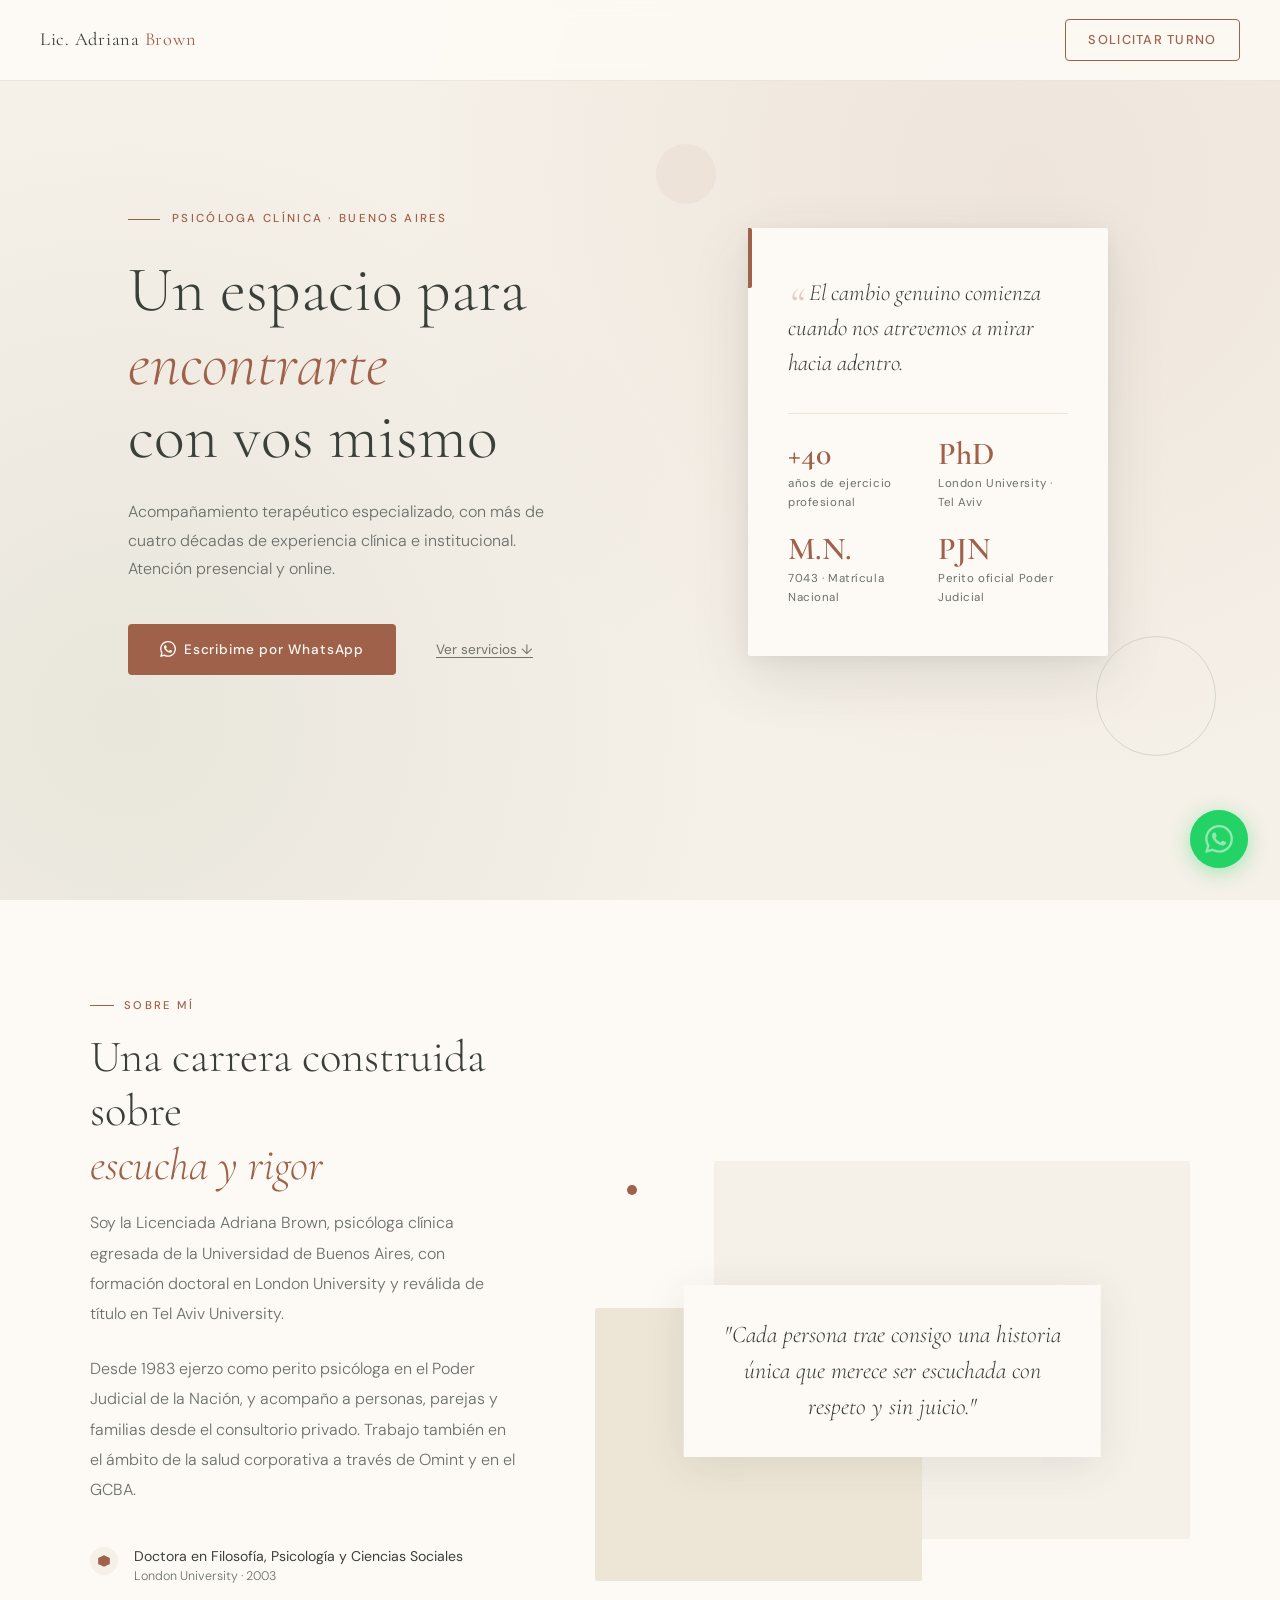
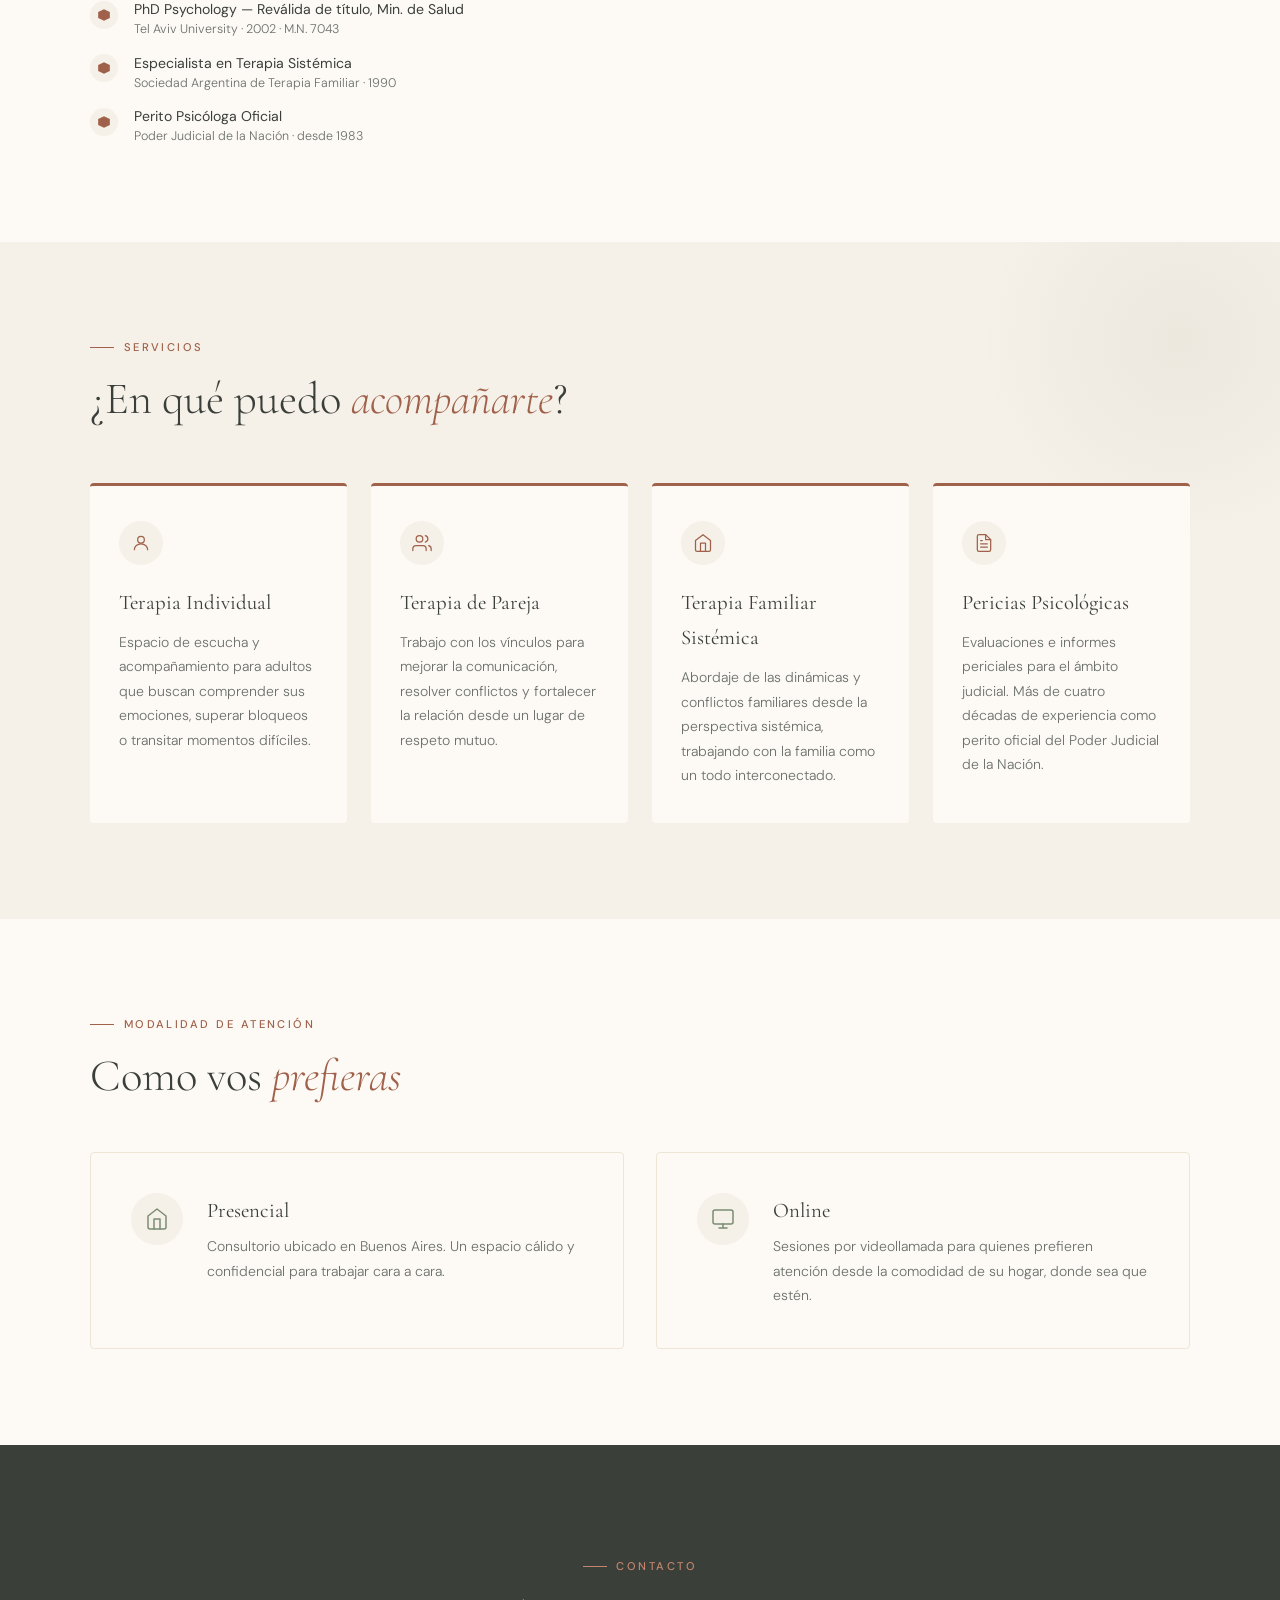
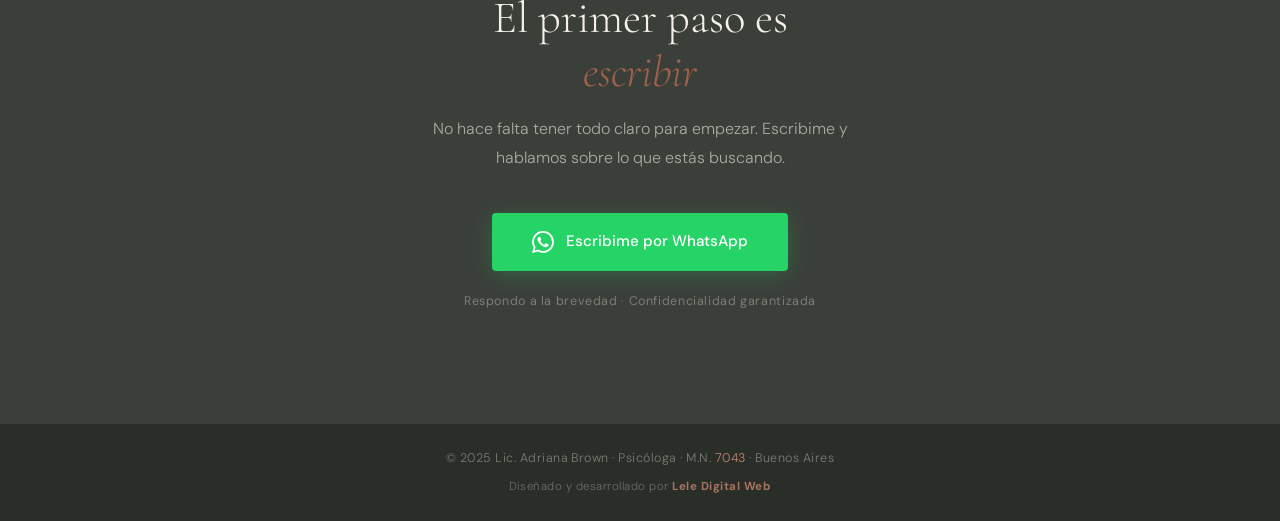
<file: index.html>
<!DOCTYPE html>
<html lang="es">

<head>
  <meta charset="UTF-8" />
  <meta name="google-site-verification" content="01SoNUGzTMoECz5Rlk_3qCPxHQ4LD2oEnqk2njdit54" />
  <meta name="viewport" content="width=device-width, initial-scale=1.0" />

  <!-- SEO Básico -->
  <title>Lic. Adriana Brown — Psicóloga | Buenos Aires</title>
  <meta name="description"
    content="Psicóloga clínica en Buenos Aires. Terapia individual, de pareja y familiar sistémica. Atención presencial y online. Más de 40 años de experiencia." />
  <meta name="robots" content="index, follow" />
  <meta name="author" content="Lic. Adriana Brown" />
  <meta name="keywords"
    content="psicóloga Buenos Aires, terapia individual, terapia de pareja, terapia familiar sistémica, pericias psicológicas, psicóloga online" />
  <link rel="canonical" href="https://leledigitalweb.github.io/adrianabrown/" />

  <!-- Open Graph (WhatsApp, Facebook, LinkedIn) -->
  <meta property="og:type" content="website" />
  <meta property="og:locale" content="es_AR" />
  <meta property="og:url" content="https://leledigitalweb.github.io/adrianabrown/" />
  <meta property="og:title" content="Lic. Adriana Brown — Psicóloga | Buenos Aires" />
  <meta property="og:description"
    content="Psicóloga clínica en Buenos Aires. Terapia individual, de pareja y familiar sistémica. Atención presencial y online. Más de 40 años de experiencia." />

  <!-- Favicon -->
  <link rel="apple-touch-icon" sizes="180x180" href="apple-touch-icon.png" />
  <link rel="icon" type="image/png" sizes="32x32" href="favicon-32x32.png" />
  <link rel="icon" type="image/png" sizes="16x16" href="favicon-16x16.png" />
  <link rel="manifest" href="site.webmanifest" />

  <!-- Fuentes -->
  <link rel="preconnect" href="https://fonts.googleapis.com" />
  <link rel="preconnect" href="https://fonts.gstatic.com" crossorigin />
  <link
    href="https://fonts.googleapis.com/css2?family=Cormorant+Garamond:ital,wght@0,300;0,400;0,600;1,300;1,400&family=DM+Sans:wght@300;400;500&display=swap"
    rel="stylesheet" />

  <!-- CSS -->
  <link rel="stylesheet" href="assets/styles.css" />

  <!-- Schema.org — SEO local para Google -->
  <script type="application/ld+json">
  {
    "@context": "https://schema.org",
    "@type": "Psychologist",
    "name": "Lic. Adriana Brown",
    "description": "Psicóloga clínica en Buenos Aires. Terapia individual, de pareja y familiar sistémica. Atención presencial y online.",
    "url": "https://leledigitalweb.github.io/adrianabrown/",
    "telephone": "+5491150501267",
    "priceRange": "$$",
    "availableLanguage": "Spanish",
    "address": {
      "@type": "PostalAddress",
      "addressLocality": "Buenos Aires",
      "addressCountry": "AR"
    },
    "hasOfferCatalog": {
      "@type": "OfferCatalog",
      "name": "Servicios",
      "itemListElement": [
        { "@type": "Offer", "itemOffered": { "@type": "Service", "name": "Terapia Individual" } },
        { "@type": "Offer", "itemOffered": { "@type": "Service", "name": "Terapia de Pareja" } },
        { "@type": "Offer", "itemOffered": { "@type": "Service", "name": "Terapia Familiar Sistémica" } },
        { "@type": "Offer", "itemOffered": { "@type": "Service", "name": "Pericias Psicológicas" } }
      ]
    }
  }
  </script>
</head>

<body>

  <!-- ═══════════════════════════
       NAV
  ═══════════════════════════ -->
  <nav>
    <div class="nav-logo">Lic. Adriana <span>Brown</span></div>
    <a href="https://wa.me/5491150501267?text=Hola%2C%20quisiera%20consultar%20sobre%20sus%20servicios" target="_blank"
      class="nav-cta">Solicitar turno</a>
  </nav>

  <!-- ═══════════════════════════
       HERO
  ═══════════════════════════ -->
  <section id="hero">
    <div class="hero-content">
      <div class="hero-eyebrow reveal">Psicóloga Clínica · Buenos Aires</div>
      <h1 class="hero-title reveal" style="transition-delay:0.1s">
        Un espacio para<br><em>encontrarte</em><br>con vos mismo
      </h1>
      <p class="hero-desc reveal" style="transition-delay:0.2s">
        Acompañamiento terapéutico especializado, con más de cuatro décadas de experiencia clínica e institucional.
        Atención presencial y online.
      </p>
      <div class="hero-actions reveal" style="transition-delay:0.3s">
        <a href="https://wa.me/5491150501267?text=Hola%2C%20quisiera%20consultar%20sobre%20sus%20servicios"
          target="_blank" class="btn-primary">
          <svg width="16" height="16" viewBox="0 0 24 24" fill="currentColor">
            <path
              d="M17.472 14.382c-.297-.149-1.758-.867-2.03-.967-.273-.099-.471-.148-.67.15-.197.297-.767.966-.94 1.164-.173.199-.347.223-.644.075-.297-.15-1.255-.463-2.39-1.475-.883-.788-1.48-1.761-1.653-2.059-.173-.297-.018-.458.13-.606.134-.133.298-.347.446-.52.149-.174.198-.298.298-.497.099-.198.05-.371-.025-.52-.075-.149-.669-1.612-.916-2.207-.242-.579-.487-.5-.669-.51-.173-.008-.371-.01-.57-.01-.198 0-.52.074-.792.372-.272.297-1.04 1.016-1.04 2.479 0 1.462 1.065 2.875 1.213 3.074.149.198 2.096 3.2 5.077 4.487.709.306 1.262.489 1.694.625.712.227 1.36.195 1.871.118.571-.085 1.758-.719 2.006-1.413.248-.694.248-1.289.173-1.413-.074-.124-.272-.198-.57-.347m-5.421 7.403h-.004a9.87 9.87 0 01-5.031-1.378l-.361-.214-3.741.982.998-3.648-.235-.374a9.86 9.86 0 01-1.51-5.26c.001-5.45 4.436-9.884 9.888-9.884 2.64 0 5.122 1.03 6.988 2.898a9.825 9.825 0 012.893 6.994c-.003 5.45-4.437 9.884-9.885 9.884m8.413-18.297A11.815 11.815 0 0012.05 0C5.495 0 .16 5.335.157 11.892c0 2.096.547 4.142 1.588 5.945L.057 24l6.305-1.654a11.882 11.882 0 005.683 1.448h.005c6.554 0 11.89-5.335 11.893-11.893a11.821 11.821 0 00-3.48-8.413z" />
          </svg>
          Escribime por WhatsApp
        </a>
        <a href="#servicios" class="btn-secondary">Ver servicios ↓</a>
      </div>
    </div>

    <div class="hero-visual reveal" style="transition-delay:0.25s">
      <div class="hero-deco-2"></div>
      <div class="hero-card">
        <p class="hero-card-quote">El cambio genuino comienza cuando nos atrevemos a mirar hacia adentro.</p>
        <div class="hero-stats">
          <div class="stat-item">
            <div class="stat-number">+40</div>
            <div class="stat-label">años de ejercicio profesional</div>
          </div>
          <div class="stat-item">
            <div class="stat-number">PhD</div>
            <div class="stat-label">London University · Tel Aviv</div>
          </div>
          <div class="stat-item">
            <div class="stat-number">M.N.</div>
            <div class="stat-label">7043 · Matrícula Nacional</div>
          </div>
          <div class="stat-item">
            <div class="stat-number">PJN</div>
            <div class="stat-label">Perito oficial Poder Judicial</div>
          </div>
        </div>
      </div>
      <div class="hero-deco"></div>
    </div>
  </section>

  <!-- ═══════════════════════════
       SOBRE ADRIANA
  ═══════════════════════════ -->
  <section id="sobre">
    <div class="container">
      <div class="sobre-grid">
        <div class="sobre-left reveal">
          <div class="section-label">Sobre mí</div>
          <h2 class="section-title">Una carrera construida sobre<br><em>escucha y rigor</em></h2>
          <p class="sobre-body">
            Soy la Licenciada Adriana Brown, psicóloga clínica egresada de la Universidad de Buenos Aires, con formación
            doctoral en London University y reválida de título en Tel Aviv University.
          </p>
          <p class="sobre-body">
            Desde 1983 ejerzo como perito psicóloga en el Poder Judicial de la Nación, y acompaño a personas, parejas y
            familias desde el consultorio privado. Trabajo también en el ámbito de la salud corporativa a través de
            Omint y en el GCBA.
          </p>
          <div class="credenciales">
            <div class="credencial-item">
              <div class="credencial-icon">
                <svg viewBox="0 0 24 24">
                  <path d="M12 2L2 7l10 5 10-5-10-5zm0 10L2 7v10l10 5 10-5V7l-10 5z" />
                </svg>
              </div>
              <div class="credencial-text">
                Doctora en Filosofía, Psicología y Ciencias Sociales
                <small>London University · 2003</small>
              </div>
            </div>
            <div class="credencial-item">
              <div class="credencial-icon">
                <svg viewBox="0 0 24 24">
                  <path d="M12 2L2 7l10 5 10-5-10-5zm0 10L2 7v10l10 5 10-5V7l-10 5z" />
                </svg>
              </div>
              <div class="credencial-text">
                PhD Psychology — Reválida de título, Min. de Salud
                <small>Tel Aviv University · 2002 · M.N. 7043</small>
              </div>
            </div>
            <div class="credencial-item">
              <div class="credencial-icon">
                <svg viewBox="0 0 24 24">
                  <path d="M12 2L2 7l10 5 10-5-10-5zm0 10L2 7v10l10 5 10-5V7l-10 5z" />
                </svg>
              </div>
              <div class="credencial-text">
                Especialista en Terapia Sistémica
                <small>Sociedad Argentina de Terapia Familiar · 1990</small>
              </div>
            </div>
            <div class="credencial-item">
              <div class="credencial-icon">
                <svg viewBox="0 0 24 24">
                  <path d="M12 2L2 7l10 5 10-5-10-5zm0 10L2 7v10l10 5 10-5V7l-10 5z" />
                </svg>
              </div>
              <div class="credencial-text">
                Perito Psicóloga Oficial
                <small>Poder Judicial de la Nación · desde 1983</small>
              </div>
            </div>
          </div>
        </div>

        <div class="sobre-deco reveal" style="transition-delay:0.15s">
          <div class="sobre-deco-bg"></div>
          <div class="sobre-deco-accent"></div>
          <div class="sobre-deco-line">
            "Cada persona trae consigo una historia única que merece ser escuchada con respeto y sin juicio."
          </div>
          <div class="sobre-deco-dot"></div>
        </div>
      </div>
    </div>
  </section>

  <!-- ═══════════════════════════
       SERVICIOS
       ⚙️  Para agregar o quitar servicios,
       editá el array SERVICIOS en el <script>
  ═══════════════════════════ -->
  <section id="servicios">
    <div class="container">
      <div class="servicios-header reveal">
        <div class="section-label">Servicios</div>
        <h2 class="section-title">¿En qué puedo <em>acompañarte</em>?</h2>
      </div>
      <div class="servicios-grid" id="servicios-grid"></div>
    </div>
  </section>

  <!-- ═══════════════════════════
       MODALIDAD
  ═══════════════════════════ -->
  <section id="modalidad">
    <div class="container">
      <div class="reveal">
        <div class="section-label">Modalidad de atención</div>
        <h2 class="section-title">Como vos <em>prefieras</em></h2>
      </div>
      <div class="modalidad-grid">
        <div class="modalidad-card reveal" style="transition-delay:0.1s">
          <div class="modalidad-icon-wrap">
            <svg viewBox="0 0 24 24">
              <path d="M3 9l9-7 9 7v11a2 2 0 01-2 2H5a2 2 0 01-2-2z" />
              <polyline points="9 22 9 12 15 12 15 22" />
            </svg>
          </div>
          <div class="modalidad-info">
            <div class="modalidad-titulo">Presencial</div>
            <p class="modalidad-texto">Consultorio ubicado en Buenos Aires. Un espacio cálido y confidencial para
              trabajar cara a cara.</p>
          </div>
        </div>
        <div class="modalidad-card reveal" style="transition-delay:0.2s">
          <div class="modalidad-icon-wrap">
            <svg viewBox="0 0 24 24">
              <rect x="2" y="3" width="20" height="14" rx="2" />
              <path d="M8 21h8M12 17v4" />
            </svg>
          </div>
          <div class="modalidad-info">
            <div class="modalidad-titulo">Online</div>
            <p class="modalidad-texto">Sesiones por videollamada para quienes prefieren atención desde la comodidad de
              su hogar, donde sea que estén.</p>
          </div>
        </div>
      </div>
    </div>
  </section>

  <!-- ═══════════════════════════
       CTA CONTACTO
  ═══════════════════════════ -->
  <section id="contacto">
    <div class="container">
      <div class="section-label reveal">Contacto</div>
      <h2 class="section-title reveal" style="transition-delay:0.1s">El primer paso es<br><em>escribir</em></h2>
      <p class="contacto-sub reveal" style="transition-delay:0.2s">
        No hace falta tener todo claro para empezar. Escribime y hablamos sobre lo que estás buscando.
      </p>
      <div class="reveal" style="transition-delay:0.3s">
        <a href="https://wa.me/5491150501267?text=Hola%20Adriana%2C%20quisiera%20consultar%20sobre%20una%20sesi%C3%B3n"
          target="_blank" class="btn-wa">
          <svg viewBox="0 0 24 24">
            <path
              d="M17.472 14.382c-.297-.149-1.758-.867-2.03-.967-.273-.099-.471-.148-.67.15-.197.297-.767.966-.94 1.164-.173.199-.347.223-.644.075-.297-.15-1.255-.463-2.39-1.475-.883-.788-1.48-1.761-1.653-2.059-.173-.297-.018-.458.13-.606.134-.133.298-.347.446-.52.149-.174.198-.298.298-.497.099-.198.05-.371-.025-.52-.075-.149-.669-1.612-.916-2.207-.242-.579-.487-.5-.669-.51-.173-.008-.371-.01-.57-.01-.198 0-.52.074-.792.372-.272.297-1.04 1.016-1.04 2.479 0 1.462 1.065 2.875 1.213 3.074.149.198 2.096 3.2 5.077 4.487.709.306 1.262.489 1.694.625.712.227 1.36.195 1.871.118.571-.085 1.758-.719 2.006-1.413.248-.694.248-1.289.173-1.413-.074-.124-.272-.198-.57-.347m-5.421 7.403h-.004a9.87 9.87 0 01-5.031-1.378l-.361-.214-3.741.982.998-3.648-.235-.374a9.86 9.86 0 01-1.51-5.26c.001-5.45 4.436-9.884 9.888-9.884 2.64 0 5.122 1.03 6.988 2.898a9.825 9.825 0 012.893 6.994c-.003 5.45-4.437 9.884-9.885 9.884m8.413-18.297A11.815 11.815 0 0012.05 0C5.495 0 .16 5.335.157 11.892c0 2.096.547 4.142 1.588 5.945L.057 24l6.305-1.654a11.882 11.882 0 005.683 1.448h.005c6.554 0 11.89-5.335 11.893-11.893a11.821 11.821 0 00-3.48-8.413z" />
          </svg>
          Escribime por WhatsApp
        </a>
      </div>
      <p class="contacto-nota reveal" style="transition-delay:0.4s">Respondo a la brevedad · Confidencialidad
        garantizada</p>
    </div>
  </section>

  <!-- ═══════════════════════════
       FOOTER
  ═══════════════════════════ -->
  <!-- <footer>
    © 2025 Lic. Adriana Brown · Psicóloga · M.N. <span>7043</span> · Buenos Aires
  </footer> -->

  <footer>
    © 2025 Lic. Adriana Brown · Psicóloga · M.N. <span>7043</span> · Buenos Aires
    <p class="footer-desc" style="margin-top: 0.5rem; font-size: 0.72rem; opacity: 0.8;">
      Diseñado y desarrollado por<a href="https://leledigitalweb.com.ar" target="_blank"
        style="text-decoration: none; color: inherit;"> <strong><span>Lele Digital Web</span></strong></a>
    </p>
  </footer>

  <!-- ═══════════════════════════
       WHATSAPP FAB
  ═══════════════════════════ -->
  <a href="https://wa.me/5491150501267?text=Hola%20Adriana%2C%20quisiera%20consultar%20sobre%20una%20sesi%C3%B3n"
    target="_blank" class="whatsapp-fab" aria-label="Contactar por WhatsApp">
    <span class="whatsapp-pulse"></span>
    <svg viewBox="0 0 24 24">
      <path
        d="M17.472 14.382c-.297-.149-1.758-.867-2.03-.967-.273-.099-.471-.148-.67.15-.197.297-.767.966-.94 1.164-.173.199-.347.223-.644.075-.297-.15-1.255-.463-2.39-1.475-.883-.788-1.48-1.761-1.653-2.059-.173-.297-.018-.458.13-.606.134-.133.298-.347.446-.52.149-.174.198-.298.298-.497.099-.198.05-.371-.025-.52-.075-.149-.669-1.612-.916-2.207-.242-.579-.487-.5-.669-.51-.173-.008-.371-.01-.57-.01-.198 0-.52.074-.792.372-.272.297-1.04 1.016-1.04 2.479 0 1.462 1.065 2.875 1.213 3.074.149.198 2.096 3.2 5.077 4.487.709.306 1.262.489 1.694.625.712.227 1.36.195 1.871.118.571-.085 1.758-.719 2.006-1.413.248-.694.248-1.289.173-1.413-.074-.124-.272-.198-.57-.347m-5.421 7.403h-.004a9.87 9.87 0 01-5.031-1.378l-.361-.214-3.741.982.998-3.648-.235-.374a9.86 9.86 0 01-1.51-5.26c.001-5.45 4.436-9.884 9.888-9.884 2.64 0 5.122 1.03 6.988 2.898a9.825 9.825 0 012.893 6.994c-.003 5.45-4.437 9.884-9.885 9.884m8.413-18.297A11.815 11.815 0 0012.05 0C5.495 0 .16 5.335.157 11.892c0 2.096.547 4.142 1.588 5.945L.057 24l6.305-1.654a11.882 11.882 0 005.683 1.448h.005c6.554 0 11.89-5.335 11.893-11.893a11.821 11.821 0 00-3.48-8.413z" />
    </svg>
  </a>

  <script src="assets/main.js"></script>


</body>

</html>
</file>
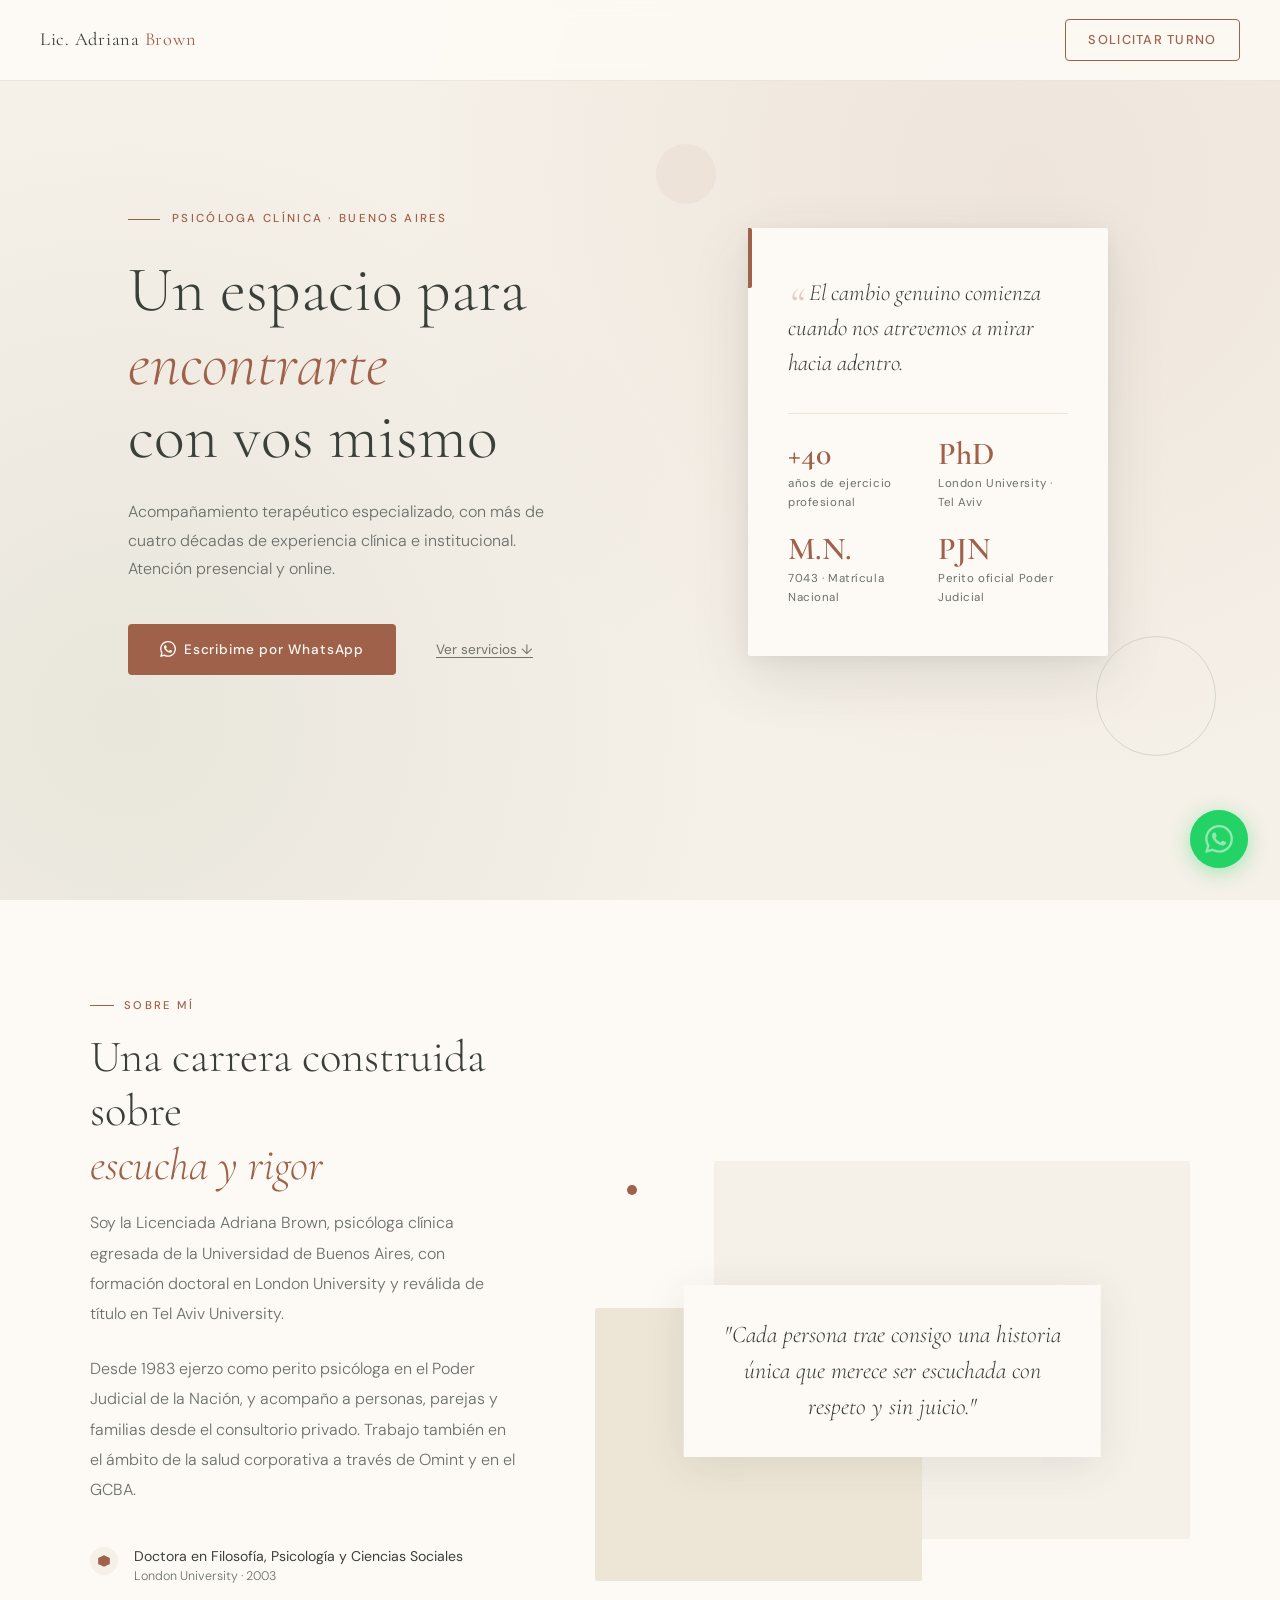
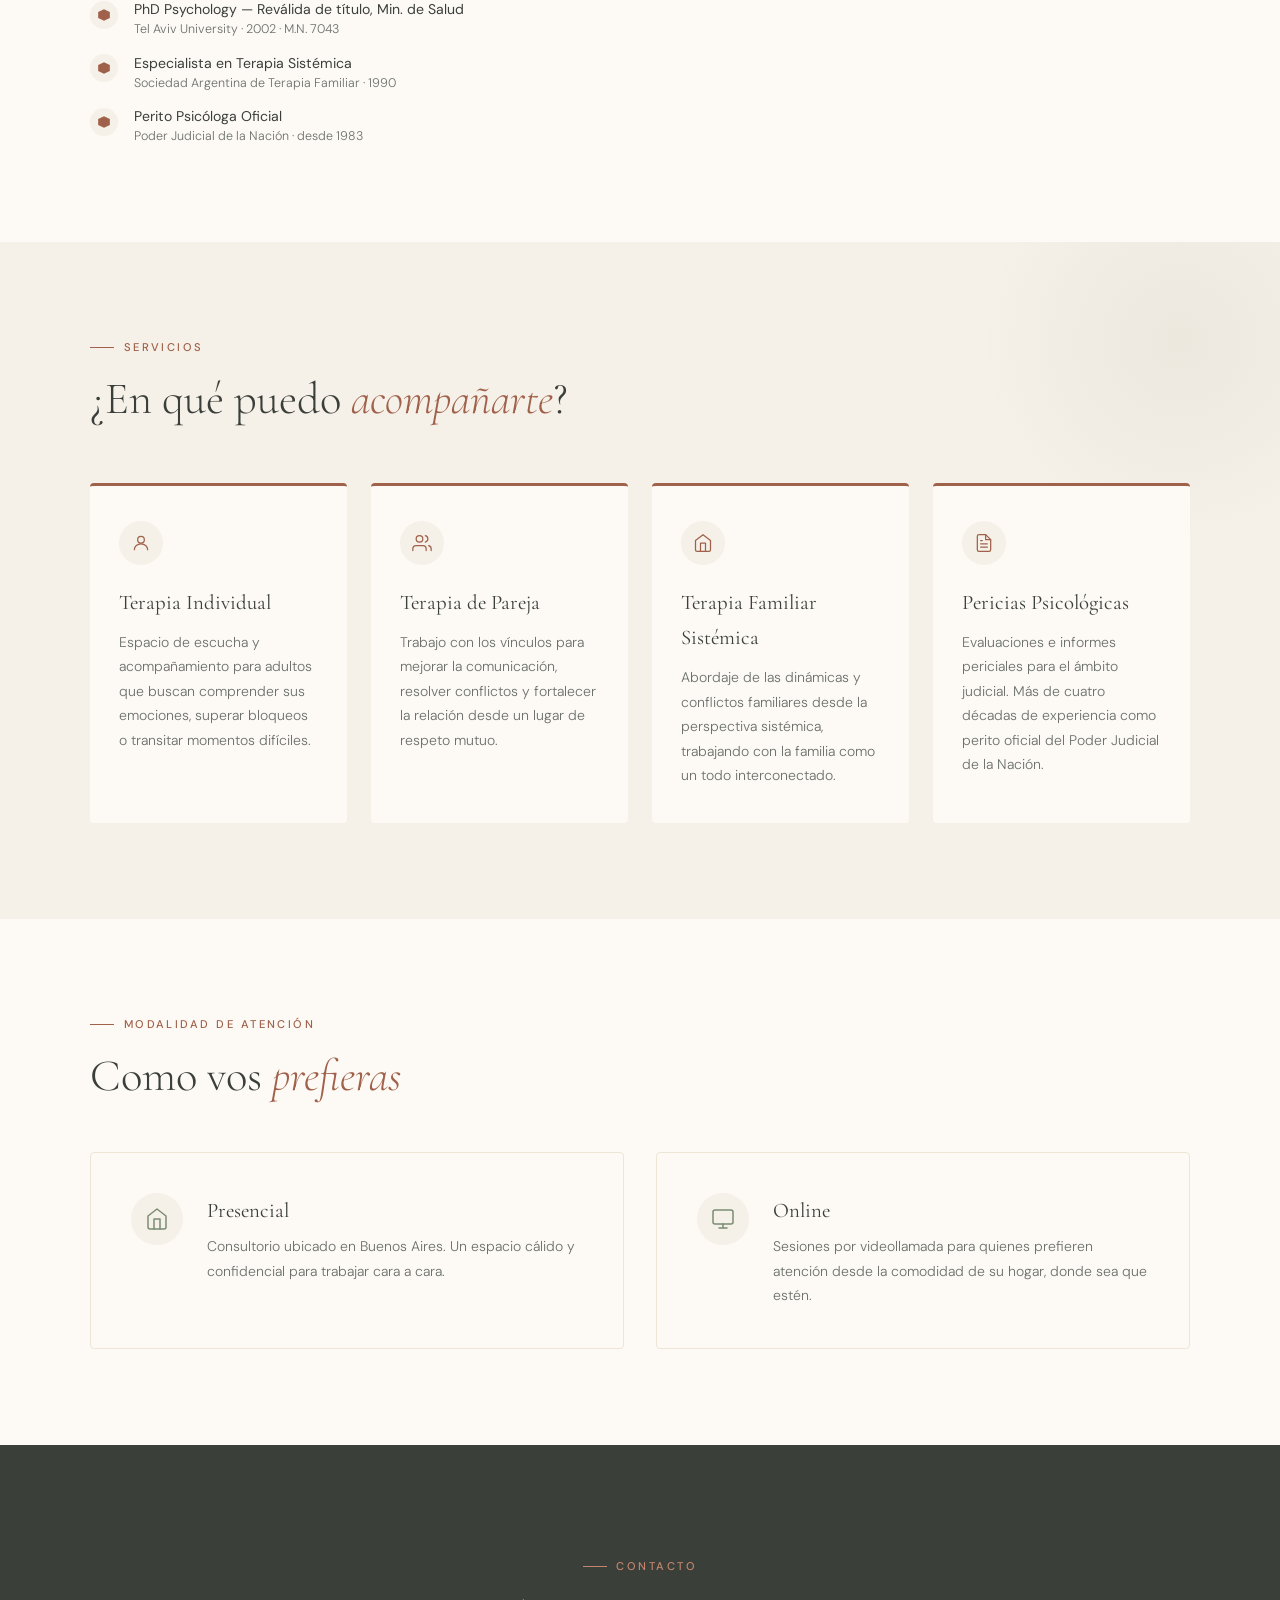
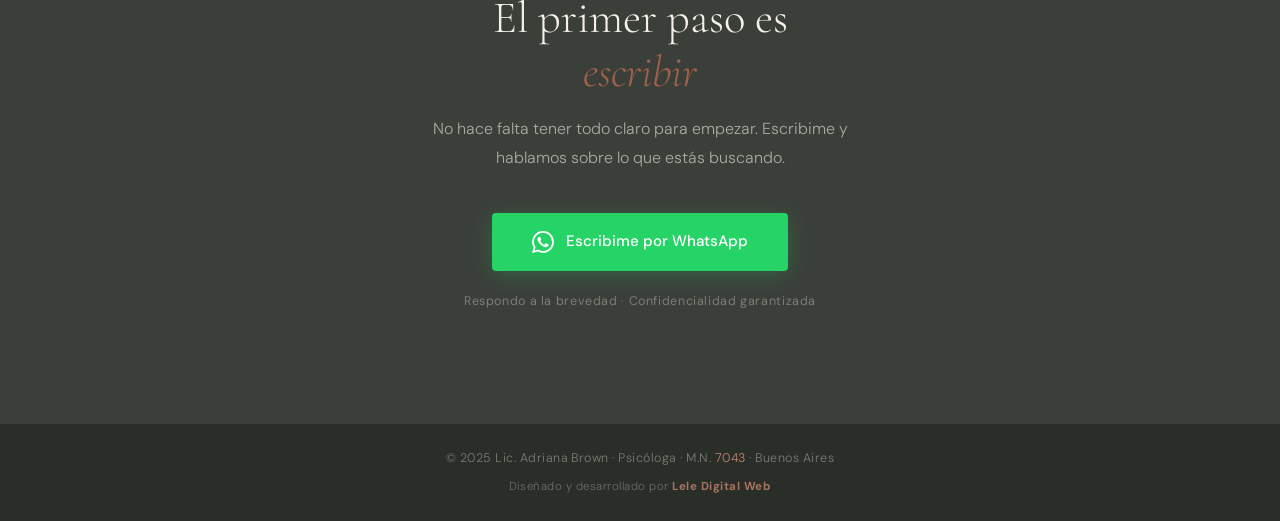
<file: adriana-brown.html>
<!DOCTYPE html>
<html lang="es">

<head>
  <meta charset="UTF-8" />
  <meta name="viewport" content="width=device-width, initial-scale=1.0" />
  <title>Lic. Adriana Brown — Psicóloga | Buenos Aires</title>
  <meta name="description"
    content="Psicóloga clínica en Buenos Aires. Terapia individual, de pareja y familiar sistémica. Atención presencial y online. Más de 40 años de experiencia." />
  <link rel="preconnect" href="https://fonts.googleapis.com" />
  <link rel="preconnect" href="https://fonts.gstatic.com" crossorigin />
  <link
    href="https://fonts.googleapis.com/css2?family=Cormorant+Garamond:ital,wght@0,300;0,400;0,600;1,300;1,400&family=DM+Sans:wght@300;400;500&display=swap"
    rel="stylesheet" />
  <link rel="stylesheet" href="assets/styles.css">

</head>

<body>

  <!-- ═══════════════════════════
       NAV
  ═══════════════════════════ -->
  <nav>
    <div class="nav-logo">Lic. Adriana <span>Brown</span></div>
    <a href="https://wa.me/5491150501267?text=Hola%2C%20quisiera%20consultar%20sobre%20sus%20servicios" target="_blank"
      class="nav-cta">Solicitar turno</a>
  </nav>

  <!-- ═══════════════════════════
       HERO
  ═══════════════════════════ -->
  <section id="hero">
    <div class="hero-content">
      <div class="hero-eyebrow reveal">Psicóloga Clínica · Buenos Aires</div>
      <h1 class="hero-title reveal" style="transition-delay:0.1s">
        Un espacio para<br><em>encontrarte</em><br>con vos mismo
      </h1>
      <p class="hero-desc reveal" style="transition-delay:0.2s">
        Acompañamiento terapéutico especializado, con más de cuatro décadas de experiencia clínica e institucional.
        Atención presencial y online.
      </p>
      <div class="hero-actions reveal" style="transition-delay:0.3s">
        <a href="https://wa.me/5491150501267?text=Hola%2C%20quisiera%20consultar%20sobre%20sus%20servicios"
          target="_blank" class="btn-primary">
          <svg width="16" height="16" viewBox="0 0 24 24" fill="currentColor">
            <path
              d="M17.472 14.382c-.297-.149-1.758-.867-2.03-.967-.273-.099-.471-.148-.67.15-.197.297-.767.966-.94 1.164-.173.199-.347.223-.644.075-.297-.15-1.255-.463-2.39-1.475-.883-.788-1.48-1.761-1.653-2.059-.173-.297-.018-.458.13-.606.134-.133.298-.347.446-.52.149-.174.198-.298.298-.497.099-.198.05-.371-.025-.52-.075-.149-.669-1.612-.916-2.207-.242-.579-.487-.5-.669-.51-.173-.008-.371-.01-.57-.01-.198 0-.52.074-.792.372-.272.297-1.04 1.016-1.04 2.479 0 1.462 1.065 2.875 1.213 3.074.149.198 2.096 3.2 5.077 4.487.709.306 1.262.489 1.694.625.712.227 1.36.195 1.871.118.571-.085 1.758-.719 2.006-1.413.248-.694.248-1.289.173-1.413-.074-.124-.272-.198-.57-.347m-5.421 7.403h-.004a9.87 9.87 0 01-5.031-1.378l-.361-.214-3.741.982.998-3.648-.235-.374a9.86 9.86 0 01-1.51-5.26c.001-5.45 4.436-9.884 9.888-9.884 2.64 0 5.122 1.03 6.988 2.898a9.825 9.825 0 012.893 6.994c-.003 5.45-4.437 9.884-9.885 9.884m8.413-18.297A11.815 11.815 0 0012.05 0C5.495 0 .16 5.335.157 11.892c0 2.096.547 4.142 1.588 5.945L.057 24l6.305-1.654a11.882 11.882 0 005.683 1.448h.005c6.554 0 11.89-5.335 11.893-11.893a11.821 11.821 0 00-3.48-8.413z" />
          </svg>
          Escribime por WhatsApp
        </a>
        <a href="#servicios" class="btn-secondary">Ver servicios ↓</a>
      </div>
    </div>

    <div class="hero-visual reveal" style="transition-delay:0.25s">
      <div class="hero-deco-2"></div>
      <div class="hero-card">
        <p class="hero-card-quote">El cambio genuino comienza cuando nos atrevemos a mirar hacia adentro.</p>
        <div class="hero-stats">
          <div class="stat-item">
            <div class="stat-number">+40</div>
            <div class="stat-label">años de ejercicio profesional</div>
          </div>
          <div class="stat-item">
            <div class="stat-number">PhD</div>
            <div class="stat-label">London University · Tel Aviv</div>
          </div>
          <div class="stat-item">
            <div class="stat-number">M.N.</div>
            <div class="stat-label">7043 · Matrícula Nacional</div>
          </div>
          <div class="stat-item">
            <div class="stat-number">PJN</div>
            <div class="stat-label">Perito oficial Poder Judicial</div>
          </div>
        </div>
      </div>
      <div class="hero-deco"></div>
    </div>
  </section>

  <!-- ═══════════════════════════
       SOBRE ADRIANA
  ═══════════════════════════ -->
  <section id="sobre">
    <div class="container">
      <div class="sobre-grid">
        <div class="sobre-left reveal">
          <div class="section-label">Sobre mí</div>
          <h2 class="section-title">Una carrera construida sobre<br><em>escucha y rigor</em></h2>
          <p class="sobre-body">
            Soy la Licenciada Adriana Brown, psicóloga clínica egresada de la Universidad de Buenos Aires, con formación
            doctoral en London University y reválida de título en Tel Aviv University.
          </p>
          <p class="sobre-body">
            Desde 1983 ejerzo como perito psicóloga en el Poder Judicial de la Nación, y acompaño a personas, parejas y
            familias desde el consultorio privado. Trabajo también en el ámbito de la salud corporativa a través de
            Omint y en el GCBA.
          </p>
          <div class="credenciales">
            <div class="credencial-item">
              <div class="credencial-icon">
                <svg viewBox="0 0 24 24">
                  <path d="M12 2L2 7l10 5 10-5-10-5zm0 10L2 7v10l10 5 10-5V7l-10 5z" />
                </svg>
              </div>
              <div class="credencial-text">
                Doctora en Filosofía, Psicología y Ciencias Sociales
                <small>London University · 2003</small>
              </div>
            </div>
            <div class="credencial-item">
              <div class="credencial-icon">
                <svg viewBox="0 0 24 24">
                  <path d="M12 2L2 7l10 5 10-5-10-5zm0 10L2 7v10l10 5 10-5V7l-10 5z" />
                </svg>
              </div>
              <div class="credencial-text">
                PhD Psychology — Reválida de título, Min. de Salud
                <small>Tel Aviv University · 2002 · M.N. 7043</small>
              </div>
            </div>
            <div class="credencial-item">
              <div class="credencial-icon">
                <svg viewBox="0 0 24 24">
                  <path d="M12 2L2 7l10 5 10-5-10-5zm0 10L2 7v10l10 5 10-5V7l-10 5z" />
                </svg>
              </div>
              <div class="credencial-text">
                Especialista en Terapia Sistémica
                <small>Sociedad Argentina de Terapia Familiar · 1990</small>
              </div>
            </div>
            <div class="credencial-item">
              <div class="credencial-icon">
                <svg viewBox="0 0 24 24">
                  <path d="M12 2L2 7l10 5 10-5-10-5zm0 10L2 7v10l10 5 10-5V7l-10 5z" />
                </svg>
              </div>
              <div class="credencial-text">
                Perito Psicóloga Oficial
                <small>Poder Judicial de la Nación · desde 1983</small>
              </div>
            </div>
          </div>
        </div>

        <div class="sobre-deco reveal" style="transition-delay:0.15s">
          <div class="sobre-deco-bg"></div>
          <div class="sobre-deco-accent"></div>
          <div class="sobre-deco-line">
            "Cada persona trae consigo una historia única que merece ser escuchada con respeto y sin juicio."
          </div>
          <div class="sobre-deco-dot"></div>
        </div>
      </div>
    </div>
  </section>

  <!-- ═══════════════════════════
       SERVICIOS
       ⚙️  Para agregar o quitar servicios,
       editá el array SERVICIOS en el <script>
  ═══════════════════════════ -->
  <section id="servicios">
    <div class="container">
      <div class="servicios-header reveal">
        <div class="section-label">Servicios</div>
        <h2 class="section-title">¿En qué puedo <em>acompañarte</em>?</h2>
      </div>
      <div class="servicios-grid" id="servicios-grid"></div>
    </div>
  </section>

  <!-- ═══════════════════════════
       MODALIDAD
  ═══════════════════════════ -->
  <section id="modalidad">
    <div class="container">
      <div class="reveal">
        <div class="section-label">Modalidad de atención</div>
        <h2 class="section-title">Como vos <em>prefieras</em></h2>
      </div>
      <div class="modalidad-grid">
        <div class="modalidad-card reveal" style="transition-delay:0.1s">
          <div class="modalidad-icon-wrap">
            <svg viewBox="0 0 24 24">
              <path d="M3 9l9-7 9 7v11a2 2 0 01-2 2H5a2 2 0 01-2-2z" />
              <polyline points="9 22 9 12 15 12 15 22" />
            </svg>
          </div>
          <div class="modalidad-info">
            <div class="modalidad-titulo">Presencial</div>
            <p class="modalidad-texto">Consultorio ubicado en Buenos Aires. Un espacio cálido y confidencial para
              trabajar cara a cara.</p>
          </div>
        </div>
        <div class="modalidad-card reveal" style="transition-delay:0.2s">
          <div class="modalidad-icon-wrap">
            <svg viewBox="0 0 24 24">
              <rect x="2" y="3" width="20" height="14" rx="2" />
              <path d="M8 21h8M12 17v4" />
            </svg>
          </div>
          <div class="modalidad-info">
            <div class="modalidad-titulo">Online</div>
            <p class="modalidad-texto">Sesiones por videollamada para quienes prefieren atención desde la comodidad de
              su hogar, donde sea que estén.</p>
          </div>
        </div>
      </div>
    </div>
  </section>

  <!-- ═══════════════════════════
       CTA CONTACTO
  ═══════════════════════════ -->
  <section id="contacto">
    <div class="container">
      <div class="section-label reveal">Contacto</div>
      <h2 class="section-title reveal" style="transition-delay:0.1s">El primer paso es<br><em>escribir</em></h2>
      <p class="contacto-sub reveal" style="transition-delay:0.2s">
        No hace falta tener todo claro para empezar. Escribime y hablamos sobre lo que estás buscando.
      </p>
      <div class="reveal" style="transition-delay:0.3s">
        <a href="https://wa.me/5491150501267?text=Hola%20Adriana%2C%20quisiera%20consultar%20sobre%20una%20sesi%C3%B3n"
          target="_blank" class="btn-wa">
          <svg viewBox="0 0 24 24">
            <path
              d="M17.472 14.382c-.297-.149-1.758-.867-2.03-.967-.273-.099-.471-.148-.67.15-.197.297-.767.966-.94 1.164-.173.199-.347.223-.644.075-.297-.15-1.255-.463-2.39-1.475-.883-.788-1.48-1.761-1.653-2.059-.173-.297-.018-.458.13-.606.134-.133.298-.347.446-.52.149-.174.198-.298.298-.497.099-.198.05-.371-.025-.52-.075-.149-.669-1.612-.916-2.207-.242-.579-.487-.5-.669-.51-.173-.008-.371-.01-.57-.01-.198 0-.52.074-.792.372-.272.297-1.04 1.016-1.04 2.479 0 1.462 1.065 2.875 1.213 3.074.149.198 2.096 3.2 5.077 4.487.709.306 1.262.489 1.694.625.712.227 1.36.195 1.871.118.571-.085 1.758-.719 2.006-1.413.248-.694.248-1.289.173-1.413-.074-.124-.272-.198-.57-.347m-5.421 7.403h-.004a9.87 9.87 0 01-5.031-1.378l-.361-.214-3.741.982.998-3.648-.235-.374a9.86 9.86 0 01-1.51-5.26c.001-5.45 4.436-9.884 9.888-9.884 2.64 0 5.122 1.03 6.988 2.898a9.825 9.825 0 012.893 6.994c-.003 5.45-4.437 9.884-9.885 9.884m8.413-18.297A11.815 11.815 0 0012.05 0C5.495 0 .16 5.335.157 11.892c0 2.096.547 4.142 1.588 5.945L.057 24l6.305-1.654a11.882 11.882 0 005.683 1.448h.005c6.554 0 11.89-5.335 11.893-11.893a11.821 11.821 0 00-3.48-8.413z" />
          </svg>
          Escribime por WhatsApp
        </a>
      </div>
      <p class="contacto-nota reveal" style="transition-delay:0.4s">Respondo a la brevedad · Confidencialidad
        garantizada</p>
    </div>
  </section>

  <!-- ═══════════════════════════
       FOOTER
  ═══════════════════════════ -->
  <!-- <footer>
    © 2025 Lic. Adriana Brown · Psicóloga · M.N. <span>7043</span> · Buenos Aires
  </footer> -->

  <footer>
    © 2025 Lic. Adriana Brown · Psicóloga · M.N. <span>7043</span> · Buenos Aires
    <p class="footer-desc" style="margin-top: 0.5rem; font-size: 0.72rem; opacity: 0.8;">
      Diseñado y desarrollado por<a href="https://leledigitalweb.com.ar" target="_blank"
          style="text-decoration: none; color: inherit;"> <strong><span>Lele Digital Web</span></strong></a>
    </p>
  </footer>

  <!-- ═══════════════════════════
       WHATSAPP FAB
  ═══════════════════════════ -->
  <a href="https://wa.me/5491150501267?text=Hola%20Adriana%2C%20quisiera%20consultar%20sobre%20una%20sesi%C3%B3n"
    target="_blank" class="whatsapp-fab" aria-label="Contactar por WhatsApp">
    <span class="whatsapp-pulse"></span>
    <svg viewBox="0 0 24 24">
      <path
        d="M17.472 14.382c-.297-.149-1.758-.867-2.03-.967-.273-.099-.471-.148-.67.15-.197.297-.767.966-.94 1.164-.173.199-.347.223-.644.075-.297-.15-1.255-.463-2.39-1.475-.883-.788-1.48-1.761-1.653-2.059-.173-.297-.018-.458.13-.606.134-.133.298-.347.446-.52.149-.174.198-.298.298-.497.099-.198.05-.371-.025-.52-.075-.149-.669-1.612-.916-2.207-.242-.579-.487-.5-.669-.51-.173-.008-.371-.01-.57-.01-.198 0-.52.074-.792.372-.272.297-1.04 1.016-1.04 2.479 0 1.462 1.065 2.875 1.213 3.074.149.198 2.096 3.2 5.077 4.487.709.306 1.262.489 1.694.625.712.227 1.36.195 1.871.118.571-.085 1.758-.719 2.006-1.413.248-.694.248-1.289.173-1.413-.074-.124-.272-.198-.57-.347m-5.421 7.403h-.004a9.87 9.87 0 01-5.031-1.378l-.361-.214-3.741.982.998-3.648-.235-.374a9.86 9.86 0 01-1.51-5.26c.001-5.45 4.436-9.884 9.888-9.884 2.64 0 5.122 1.03 6.988 2.898a9.825 9.825 0 012.893 6.994c-.003 5.45-4.437 9.884-9.885 9.884m8.413-18.297A11.815 11.815 0 0012.05 0C5.495 0 .16 5.335.157 11.892c0 2.096.547 4.142 1.588 5.945L.057 24l6.305-1.654a11.882 11.882 0 005.683 1.448h.005c6.554 0 11.89-5.335 11.893-11.893a11.821 11.821 0 00-3.48-8.413z" />
    </svg>
  </a>

  <script src="assets/main.js"></script>


</body>

</html>
</file>
<file: assets/styles.css>
/* ─────────────────────────────────────────
       TOKENS & VARIABLES
    ───────────────────────────────────────── */
    :root {
        --beige: #F5F0E8;
        --beige-dark: #EDE6D6;
        --terracota: #A0614A;
        --terracota-lt: #C4856E;
        --salvia: #7A8C72;
        --salvia-lt: #A3B49A;
        --pizarra: #3B3F3A;
        --pizarra-lt: #6B6F6A;
        --blanco: #FDFAF5;
        --font-serif: 'Cormorant Garamond', Georgia, serif;
        --font-sans: 'DM Sans', sans-serif;
        --max-w: 1100px;
        --radius: 4px;
        --whatsapp: #25D366;
    }

    /* ─────────────────────────────────────────
       RESET & BASE
    ───────────────────────────────────────── */
    *,
    *::before,
    *::after {
        box-sizing: border-box;
        margin: 0;
        padding: 0;
    }

    html {
        scroll-behavior: smooth;
    }

    body {
        font-family: var(--font-sans);
        background: var(--blanco);
        color: var(--pizarra);
        line-height: 1.7;
        overflow-x: hidden;
    }

    img {
        display: block;
        max-width: 100%;
    }

    a {
        color: inherit;
        text-decoration: none;
    }

    /* ─────────────────────────────────────────
       ANIMACIONES DE ENTRADA
    ───────────────────────────────────────── */
    .reveal {
        opacity: 0;
        transform: translateY(28px);
        transition: opacity 0.7s ease, transform 0.7s ease;
    }

    .reveal.visible {
        opacity: 1;
        transform: translateY(0);
    }

    /* ─────────────────────────────────────────
       NAV
    ───────────────────────────────────────── */
    nav {
        position: fixed;
        top: 0;
        left: 0;
        right: 0;
        z-index: 100;
        display: flex;
        align-items: center;
        justify-content: space-between;
        padding: 1.2rem 2.5rem;
        background: rgba(253, 250, 245, 0.92);
        backdrop-filter: blur(10px);
        border-bottom: 1px solid var(--beige-dark);
        transition: padding 0.3s;
    }

    .nav-logo {
        font-family: var(--font-serif);
        font-size: 1.15rem;
        font-weight: 400;
        letter-spacing: 0.04em;
        color: var(--pizarra);
    }

    .nav-logo span {
        color: var(--terracota);
    }

    .nav-cta {
        font-size: 0.8rem;
        font-weight: 500;
        letter-spacing: 0.1em;
        text-transform: uppercase;
        padding: 0.55rem 1.4rem;
        border: 1.5px solid var(--terracota);
        color: var(--terracota);
        border-radius: var(--radius);
        transition: background 0.25s, color 0.25s;
    }

    .nav-cta:hover {
        background: var(--terracota);
        color: var(--blanco);
    }

    /* ─────────────────────────────────────────
       HERO
    ───────────────────────────────────────── */
    #hero {
        min-height: 100vh;
        display: grid;
        grid-template-columns: 1fr 1fr;
        padding-top: 5rem;
        background: var(--beige);
        position: relative;
        overflow: hidden;
    }

    /* Decorative texture */
    #hero::before {
        content: '';
        position: absolute;
        inset: 0;
        background-image:
            radial-gradient(circle at 80% 20%, rgba(160, 97, 74, 0.08) 0%, transparent 50%),
            radial-gradient(circle at 10% 80%, rgba(122, 140, 114, 0.10) 0%, transparent 45%);
        pointer-events: none;
    }

    .hero-content {
        display: flex;
        flex-direction: column;
        justify-content: center;
        padding: 6rem 4rem 6rem 6rem;
        position: relative;
        z-index: 1;
    }

    .hero-eyebrow {
        font-family: var(--font-sans);
        font-size: 0.72rem;
        font-weight: 500;
        letter-spacing: 0.2em;
        text-transform: uppercase;
        color: var(--terracota);
        margin-bottom: 1.5rem;
        display: flex;
        align-items: center;
        gap: 0.75rem;
    }

    .hero-eyebrow::before {
        content: '';
        display: block;
        width: 32px;
        height: 1.5px;
        background: var(--terracota);
    }

    .hero-title {
        font-family: var(--font-serif);
        font-size: clamp(2.8rem, 5vw, 4.2rem);
        font-weight: 300;
        line-height: 1.15;
        color: var(--pizarra);
        margin-bottom: 1.5rem;
    }

    .hero-title em {
        font-style: italic;
        color: var(--terracota);
    }

    .hero-desc {
        font-size: 1rem;
        font-weight: 300;
        color: var(--pizarra-lt);
        max-width: 440px;
        margin-bottom: 2.5rem;
        line-height: 1.8;
    }

    .hero-actions {
        display: flex;
        gap: 1rem;
        flex-wrap: wrap;
    }

    .btn-primary {
        display: inline-flex;
        align-items: center;
        gap: 0.5rem;
        background: var(--terracota);
        color: var(--blanco);
        padding: 0.85rem 2rem;
        border-radius: var(--radius);
        font-size: 0.85rem;
        font-weight: 500;
        letter-spacing: 0.06em;
        transition: background 0.25s, transform 0.2s;
    }

    .btn-primary:hover {
        background: #8a5040;
        transform: translateY(-2px);
    }

    .btn-secondary {
        display: inline-flex;
        align-items: center;
        gap: 0.5rem;
        color: var(--pizarra);
        padding: 0.85rem 1.5rem;
        font-size: 0.85rem;
        font-weight: 400;
        text-decoration: underline;
        text-underline-offset: 3px;
        opacity: 0.7;
        transition: opacity 0.2s;
    }

    .btn-secondary:hover {
        opacity: 1;
    }

    /* Hero visual panel */
    .hero-visual {
        position: relative;
        display: flex;
        align-items: center;
        justify-content: center;
        padding: 4rem 4rem 4rem 2rem;
    }

    .hero-card {
        background: var(--blanco);
        border-radius: 2px;
        padding: 3rem 2.5rem;
        box-shadow: 0 20px 60px rgba(59, 63, 58, 0.12), 0 4px 16px rgba(59, 63, 58, 0.06);
        max-width: 360px;
        width: 100%;
        position: relative;
    }

    .hero-card::before {
        content: '';
        position: absolute;
        top: 0;
        left: 0;
        width: 4px;
        height: 60px;
        background: var(--terracota);
        border-radius: 0 2px 2px 0;
    }

    .hero-card-quote {
        font-family: var(--font-serif);
        font-size: 1.45rem;
        font-weight: 300;
        font-style: italic;
        line-height: 1.5;
        color: var(--pizarra);
        margin-bottom: 2rem;
    }

    .hero-card-quote::before {
        content: '\201C';
        font-size: 3rem;
        color: var(--terracota);
        opacity: 0.3;
        line-height: 0;
        vertical-align: -0.4em;
        margin-right: 0.1em;
    }

    .hero-stats {
        display: grid;
        grid-template-columns: 1fr 1fr;
        gap: 1.25rem;
        border-top: 1px solid var(--beige-dark);
        padding-top: 1.5rem;
    }

    /* .stat-item {} */

    .stat-number {
        font-family: var(--font-serif);
        font-size: 2rem;
        font-weight: 600;
        color: var(--terracota);
        line-height: 1;
    }

    .stat-label {
        font-size: 0.72rem;
        font-weight: 400;
        color: var(--pizarra-lt);
        letter-spacing: 0.05em;
        margin-top: 0.25rem;
    }

    /* Decorative circle */
    .hero-deco {
        position: absolute;
        bottom: 3rem;
        right: 2rem;
        width: 120px;
        height: 120px;
        border-radius: 50%;
        border: 1.5px solid var(--salvia-lt);
        opacity: 0.4;
    }

    .hero-deco-2 {
        position: absolute;
        top: 4rem;
        left: 1rem;
        width: 60px;
        height: 60px;
        border-radius: 50%;
        background: var(--terracota);
        opacity: 0.06;
    }

    /* ─────────────────────────────────────────
       SECCIÓN GENÉRICA
    ───────────────────────────────────────── */
    section {
        padding: 6rem 2rem;
    }

    .container {
        max-width: var(--max-w);
        margin: 0 auto;
    }

    .section-label {
        font-size: 0.7rem;
        font-weight: 500;
        letter-spacing: 0.22em;
        text-transform: uppercase;
        color: var(--terracota);
        margin-bottom: 1rem;
        display: flex;
        align-items: center;
        gap: 0.6rem;
    }

    .section-label::before {
        content: '';
        display: block;
        width: 24px;
        height: 1.5px;
        background: var(--terracota);
    }

    .section-title {
        font-family: var(--font-serif);
        font-size: clamp(1.9rem, 3.5vw, 2.8rem);
        font-weight: 300;
        line-height: 1.2;
        color: var(--pizarra);
        margin-bottom: 1rem;
    }

    .section-title em {
        font-style: italic;
        color: var(--terracota);
    }

    /* ─────────────────────────────────────────
       SOBRE ADRIANA
    ───────────────────────────────────────── */
    #sobre {
        background: var(--blanco);
    }

    .sobre-grid {
        display: grid;
        grid-template-columns: 1fr 1.4fr;
        gap: 5rem;
        align-items: center;
    }

    /* .sobre-left {} */

    .sobre-body {
        font-size: 1rem;
        font-weight: 300;
        color: var(--pizarra-lt);
        line-height: 1.9;
        margin-bottom: 1.5rem;
    }

    .credenciales {
        margin-top: 2.5rem;
        display: flex;
        flex-direction: column;
        gap: 0.85rem;
    }

    .credencial-item {
        display: flex;
        align-items: flex-start;
        gap: 1rem;
        font-size: 0.88rem;
    }

    .credencial-icon {
        width: 28px;
        height: 28px;
        border-radius: 50%;
        background: var(--beige);
        display: flex;
        align-items: center;
        justify-content: center;
        flex-shrink: 0;
        margin-top: 0.1rem;
    }

    .credencial-icon svg {
        width: 14px;
        height: 14px;
        fill: var(--terracota);
    }

    .credencial-text {
        color: var(--pizarra);
        font-weight: 400;
        line-height: 1.5;
    }

    .credencial-text small {
        display: block;
        color: var(--pizarra-lt);
        font-size: 0.78rem;
        font-weight: 300;
    }

    /* Right side: decorative abstract */
    .sobre-deco {
        position: relative;
        height: 420px;
    }

    .sobre-deco-bg {
        position: absolute;
        top: 0;
        right: 0;
        width: 80%;
        height: 90%;
        background: var(--beige);
        border-radius: 2px;
    }

    .sobre-deco-accent {
        position: absolute;
        bottom: 0;
        left: 0;
        width: 55%;
        height: 65%;
        background: var(--beige-dark);
        border-radius: 2px;
    }

    .sobre-deco-line {
        position: absolute;
        top: 50%;
        left: 50%;
        transform: translate(-50%, -50%);
        width: 70%;
        text-align: center;
        font-family: var(--font-serif);
        font-size: 1.5rem;
        font-style: italic;
        font-weight: 300;
        color: var(--pizarra);
        line-height: 1.5;
        padding: 2rem;
        background: var(--blanco);
        box-shadow: 0 8px 40px rgba(59, 63, 58, 0.10);
        z-index: 2;
    }

    .sobre-deco-dot {
        position: absolute;
        top: 1.5rem;
        left: 2rem;
        width: 10px;
        height: 10px;
        border-radius: 50%;
        background: var(--terracota);
        z-index: 3;
    }

    /* ─────────────────────────────────────────
       SERVICIOS
       ⚙️  EDITAR SERVICIOS AQUÍ:
       Agregar o quitar objetos del array en el script.
    ───────────────────────────────────────── */
    #servicios {
        background: var(--beige);
        position: relative;
        overflow: hidden;
    }

    #servicios::before {
        content: '';
        position: absolute;
        top: -100px;
        right: -100px;
        width: 400px;
        height: 400px;
        border-radius: 50%;
        background: radial-gradient(circle, rgba(122, 140, 114, 0.08), transparent 70%);
        pointer-events: none;
    }

    .servicios-header {
        max-width: 560px;
        margin-bottom: 3.5rem;
    }

    .servicios-grid {
        display: grid;
        grid-template-columns: repeat(auto-fit, minmax(240px, 1fr));
        gap: 1.5rem;
    }

    .servicio-card {
        background: var(--blanco);
        padding: 2.2rem 1.8rem;
        border-radius: var(--radius);
        border-top: 3px solid var(--terracota);
        transition: transform 0.25s, box-shadow 0.25s;
        cursor: default;
    }

    .servicio-card:hover {
        transform: translateY(-6px);
        box-shadow: 0 12px 40px rgba(59, 63, 58, 0.10);
    }

    .servicio-icon {
        width: 44px;
        height: 44px;
        background: var(--beige);
        border-radius: 50%;
        display: flex;
        align-items: center;
        justify-content: center;
        margin-bottom: 1.25rem;
    }

    .servicio-icon svg {
        width: 20px;
        height: 20px;
        fill: none;
        stroke: var(--terracota);
        stroke-width: 1.5;
        stroke-linecap: round;
        stroke-linejoin: round;
    }

    .servicio-nombre {
        font-family: var(--font-serif);
        font-size: 1.3rem;
        font-weight: 400;
        color: var(--pizarra);
        margin-bottom: 0.6rem;
    }

    .servicio-desc {
        font-size: 0.875rem;
        font-weight: 300;
        color: var(--pizarra-lt);
        line-height: 1.75;
    }

    /* ─────────────────────────────────────────
       MODALIDAD
    ───────────────────────────────────────── */
    #modalidad {
        background: var(--blanco);
    }

    .modalidad-grid {
        display: grid;
        grid-template-columns: 1fr 1fr;
        gap: 2rem;
        margin-top: 3rem;
    }

    .modalidad-card {
        padding: 2.5rem;
        border: 1.5px solid var(--beige-dark);
        border-radius: var(--radius);
        display: flex;
        gap: 1.5rem;
        align-items: flex-start;
        transition: border-color 0.25s;
    }

    .modalidad-card:hover {
        border-color: var(--salvia-lt);
    }

    .modalidad-icon-wrap {
        width: 52px;
        height: 52px;
        background: var(--beige);
        border-radius: 50%;
        flex-shrink: 0;
        display: flex;
        align-items: center;
        justify-content: center;
    }

    .modalidad-icon-wrap svg {
        width: 24px;
        height: 24px;
        fill: none;
        stroke: var(--salvia);
        stroke-width: 1.5;
        stroke-linecap: round;
        stroke-linejoin: round;
    }

    /* .modalidad-info {} */

    .modalidad-titulo {
        font-family: var(--font-serif);
        font-size: 1.3rem;
        font-weight: 400;
        margin-bottom: 0.4rem;
        color: var(--pizarra);
    }

    .modalidad-texto {
        font-size: 0.875rem;
        font-weight: 300;
        color: var(--pizarra-lt);
        line-height: 1.75;
    }

    /* ─────────────────────────────────────────
       CTA FINAL
    ───────────────────────────────────────── */
    #contacto {
        background: var(--pizarra);
        text-align: center;
        padding: 7rem 2rem;
    }

    #contacto .section-label {
        color: var(--terracota-lt);
        justify-content: center;
    }

    #contacto .section-label::before {
        background: var(--terracota-lt);
    }

    #contacto .section-title {
        color: var(--beige);
    }

    .contacto-sub {
        color: rgba(245, 240, 232, 0.6);
        font-size: 1rem;
        font-weight: 300;
        max-width: 480px;
        margin: 0.75rem auto 2.5rem;
        line-height: 1.8;
    }

    .btn-wa {
        display: inline-flex;
        align-items: center;
        gap: 0.75rem;
        background: var(--whatsapp);
        color: #fff;
        padding: 1rem 2.5rem;
        border-radius: var(--radius);
        font-size: 0.95rem;
        font-weight: 500;
        transition: background 0.25s, transform 0.2s;
        box-shadow: 0 4px 20px rgba(37, 211, 102, 0.25);
    }

    .btn-wa:hover {
        background: #1ebe5d;
        transform: translateY(-3px);
    }

    .btn-wa svg {
        width: 22px;
        height: 22px;
        fill: #fff;
    }

    .contacto-nota {
        font-size: 0.78rem;
        color: rgba(245, 240, 232, 0.35);
        margin-top: 1.25rem;
        letter-spacing: 0.05em;
    }

    /* ─────────────────────────────────────────
       FOOTER
    ───────────────────────────────────────── */
    footer {
        background: #2a2e29;
        color: rgba(245, 240, 232, 0.4);
        text-align: center;
        padding: 1.5rem 2rem;
        font-size: 0.78rem;
        font-weight: 300;
        letter-spacing: 0.04em;
    }

    footer span {
        color: var(--terracota-lt);
    }

    /* ─────────────────────────────────────────
       WHATSAPP FAB
    ───────────────────────────────────────── */
    .whatsapp-fab {
        position: fixed;
        bottom: 2rem;
        right: 2rem;
        z-index: 999;
        width: 58px;
        height: 58px;
        background: var(--whatsapp);
        border-radius: 50%;
        display: flex;
        align-items: center;
        justify-content: center;
        box-shadow: 0 4px 20px rgba(37, 211, 102, 0.40);
        transition: transform 0.25s, box-shadow 0.25s;
    }

    .whatsapp-fab:hover {
        transform: scale(1.08);
        box-shadow: 0 6px 28px rgba(37, 211, 102, 0.55);
    }

    .whatsapp-fab svg {
        width: 28px;
        height: 28px;
        fill: #fff;
    }

    .whatsapp-pulse {
        position: absolute;
        width: 100%;
        height: 100%;
        border-radius: 50%;
        background: var(--whatsapp);
        opacity: 0.5;
        animation: pulse 2.2s ease-out infinite;
    }

    @keyframes pulse {
        0% {
            transform: scale(1);
            opacity: 0.5;
        }

        70% {
            transform: scale(1.55);
            opacity: 0;
        }

        100% {
            transform: scale(1.55);
            opacity: 0;
        }
    }

    /* ─────────────────────────────────────────
       RESPONSIVE
    ───────────────────────────────────────── */
    @media (max-width: 900px) {
        #hero {
            grid-template-columns: 1fr;
            min-height: auto;
        }

        .hero-content {
            padding: 5rem 2rem 2rem;
        }

        .hero-visual {
            padding: 2rem 2rem 4rem;
        }

        .sobre-grid {
            grid-template-columns: 1fr;
            gap: 2.5rem;
        }

        .sobre-deco {
            height: 260px;
        }

        .sobre-deco-line {
            font-size: 1.1rem;
            width: 80%;
        }

        .modalidad-grid {
            grid-template-columns: 1fr;
        }

        nav {
            padding: 1rem 1.5rem;
        }
    }

    @media (max-width: 600px) {
        .hero-title {
            font-size: 2.2rem;
        }

        section {
            padding: 4rem 1.25rem;
        }

        .hero-content {
            padding: 5rem 1.25rem 2rem;
        }

        .hero-visual {
            padding: 1.5rem 1.25rem 3rem;
        }
    }
</file>
